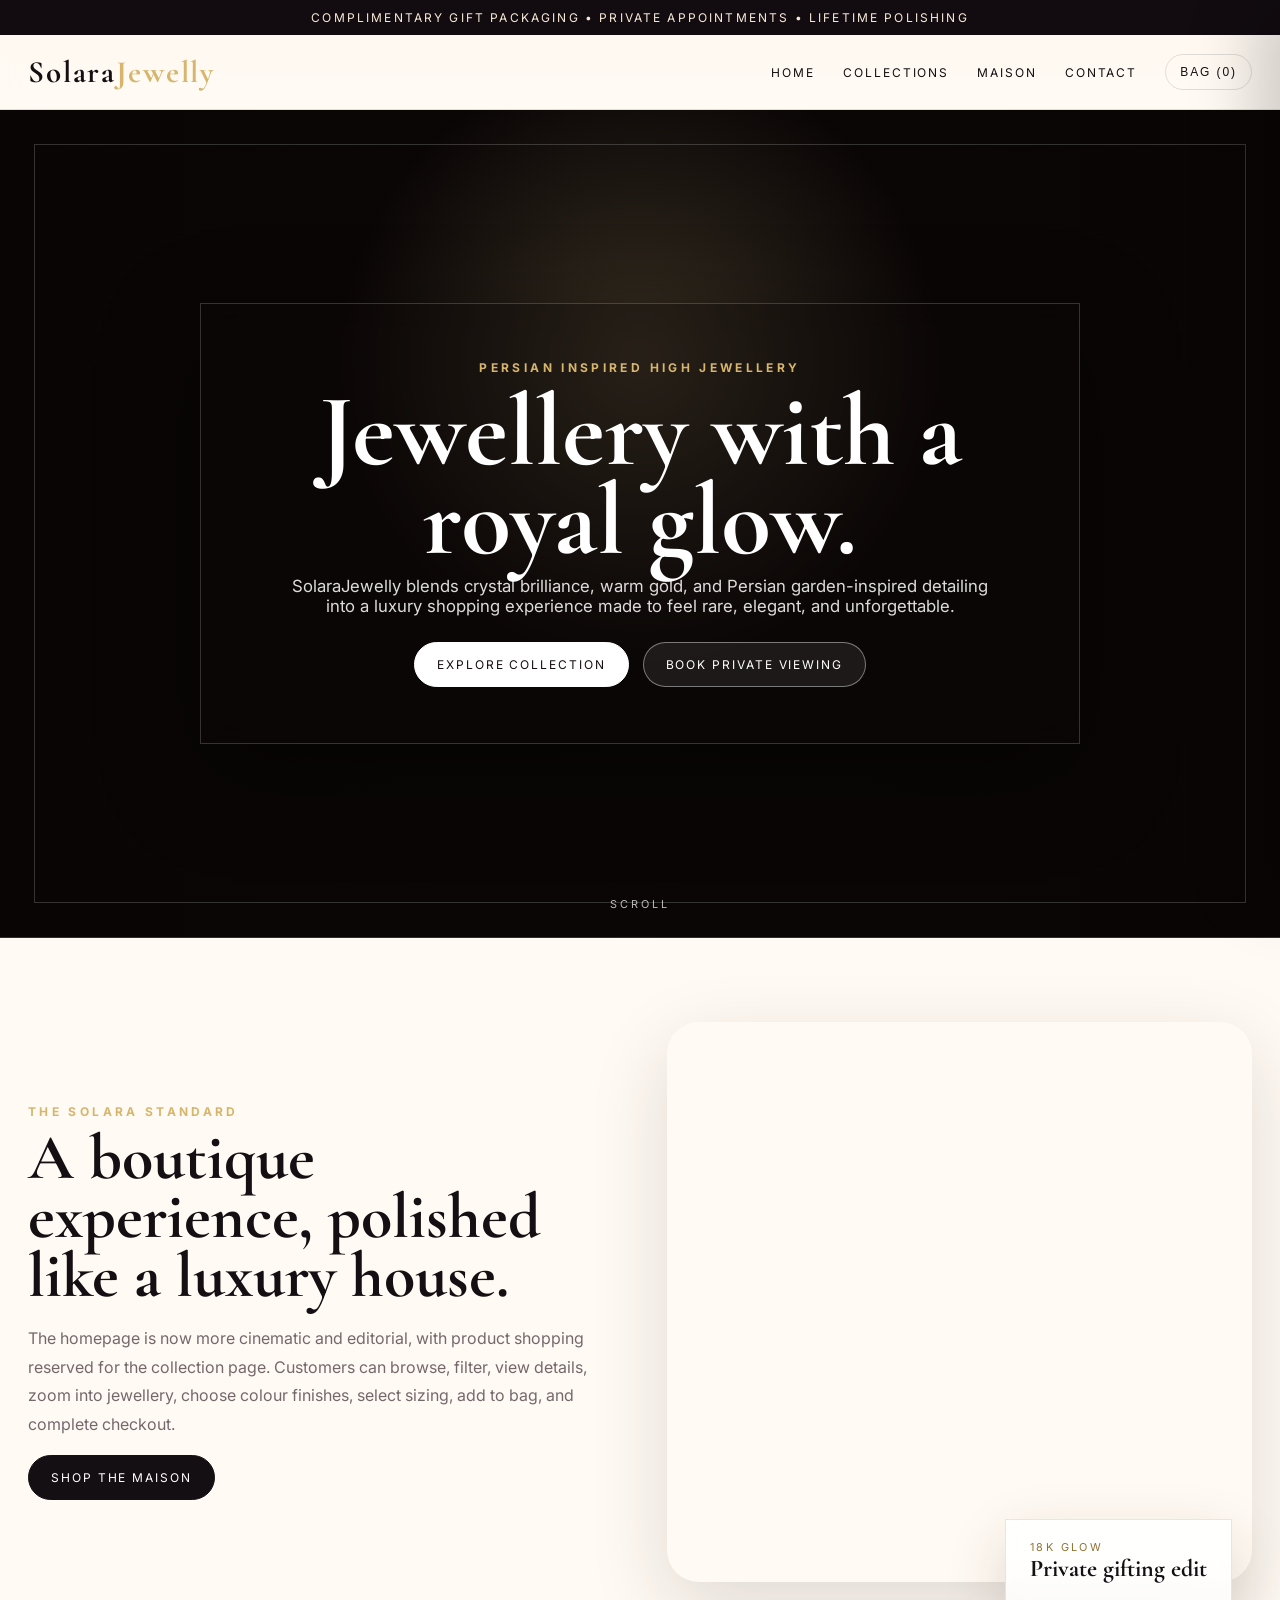
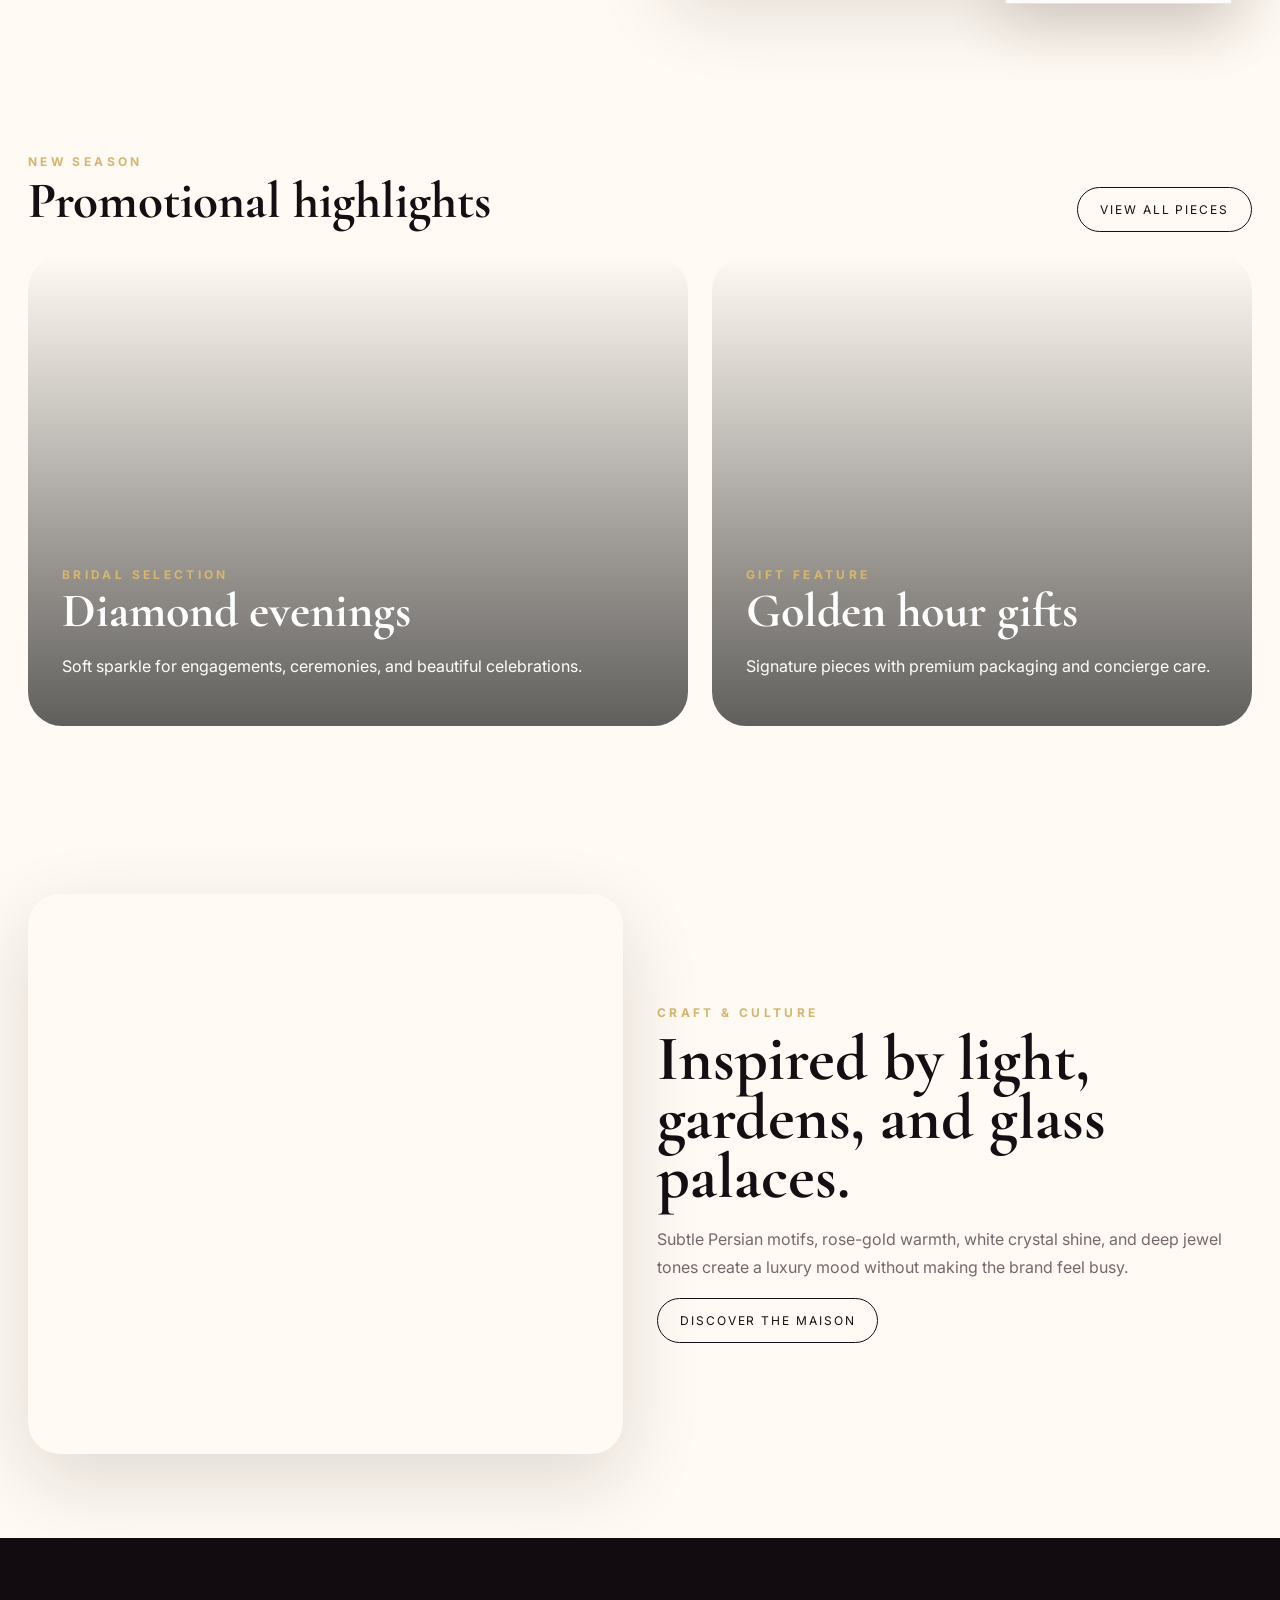
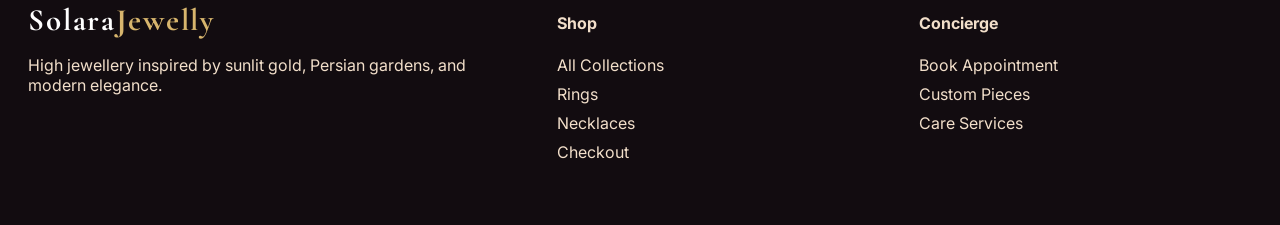
<file: index.html>
<!DOCTYPE html><html lang="en"><head><meta charset="UTF-8"><meta name="viewport" content="width=device-width, initial-scale=1.0"><title>SolaraJewelly | High Jewellery</title><link rel="preconnect" href="https://fonts.googleapis.com"><link rel="preconnect" href="https://fonts.gstatic.com" crossorigin><link href="https://fonts.googleapis.com/css2?family=Cormorant+Garamond:wght@500;600;700&family=Inter:wght@400;500;600;700;800&display=swap" rel="stylesheet"><link rel="stylesheet" href="style.css"></head><body><div class="diamond-rain"></div>
<div class="topbar">Complimentary gift packaging • Private appointments • Lifetime polishing</div>
<nav class="nav"><div class="nav-inner"><a class="brand" href="index.html">Solara<span>Jewelly</span></a><button class="mobile-toggle">☰</button><div class="links"><a href="index.html">Home</a><a href="collections.html">Collections</a><a href="about.html">Maison</a><a href="contact.html">Contact</a><button class="bag-btn">Bag (0)</button></div></div></nav>
<main><section class="video-hero"><video autoplay muted loop playsinline poster="https://images.unsplash.com/photo-1602751584552-8ba73aad10e1?auto=format&fit=crop&w=1600&q=90"><source src="https://videos.pexels.com/video-files/857195/857195-hd_1920_1080_25fps.mp4" type="video/mp4"></video><div class="hero-glass"><div class="eyebrow">Persian inspired high jewellery</div><h1>Jewellery with a royal glow.</h1><p>SolaraJewelly blends crystal brilliance, warm gold, and Persian garden-inspired detailing into a luxury shopping experience made to feel rare, elegant, and unforgettable.</p><div class="hero-actions"><a class="btn light" href="collections.html">Explore collection</a><a class="btn ghost-light" href="contact.html">Book private viewing</a></div></div><div class="scroll-cue">Scroll</div></section>
<section class="section editorial fade-up"><div class="copy"><div class="eyebrow">The Solara standard</div><h2>A boutique experience, polished like a luxury house.</h2><p>The homepage is now more cinematic and editorial, with product shopping reserved for the collection page. Customers can browse, filter, view details, zoom into jewellery, choose colour finishes, select sizing, add to bag, and complete checkout.</p><a class="btn" href="collections.html">Shop the maison</a></div><div class="stacked-luxe"><div class="image-card one"></div><div class="mini-card"><span>18K Glow</span><strong>Private gifting edit</strong></div></div></section>
<section class="section"><div class="luxury-strip fade-up"><div><span class="eyebrow">New season</span><h2>Promotional highlights</h2></div><a class="btn ghost" href="collections.html">View all pieces</a></div><div class="promo-grid"><article class="promo a fade-up"><div><div class="eyebrow">Bridal Selection</div><h3>Diamond evenings</h3><p>Soft sparkle for engagements, ceremonies, and beautiful celebrations.</p></div></article><article class="promo b fade-up"><div><div class="eyebrow">Gift Feature</div><h3>Golden hour gifts</h3><p>Signature pieces with premium packaging and concierge care.</p></div></article></div></section>
<section class="section split fade-up"><div class="image-card two"></div><div class="copy"><div class="eyebrow">Craft & culture</div><h2>Inspired by light, gardens, and glass palaces.</h2><p>Subtle Persian motifs, rose-gold warmth, white crystal shine, and deep jewel tones create a luxury mood without making the brand feel busy.</p><a class="btn ghost" href="about.html">Discover the maison</a></div></section></main><div id="drawer" class="drawer"><div class="shade"></div><aside class="cart"><div class="cart-head"><h2 class="serif">Your Bag</h2><button class="close">×</button></div><div class="cart-items"></div><div class="cart-total"><p class="lead">Estimated total</p><h2 id="cartTotal" class="serif">$0</h2><a class="btn" href="checkout.html">Checkout</a></div></aside></div><footer class="footer"><div class="footer-inner"><div><a class="brand" style="color:#fff" href="index.html">Solara<span>Jewelly</span></a><p>High jewellery inspired by sunlit gold, Persian gardens, and modern elegance.</p></div><div><h4>Shop</h4><a href="collections.html">All Collections</a><a href="collections.html">Rings</a><a href="collections.html">Necklaces</a><a href="checkout.html">Checkout</a></div><div><h4>Concierge</h4><a href="contact.html">Book Appointment</a><a href="contact.html">Custom Pieces</a><a href="contact.html">Care Services</a></div></div></footer><script src="script.js"></script></body></html>
</file>
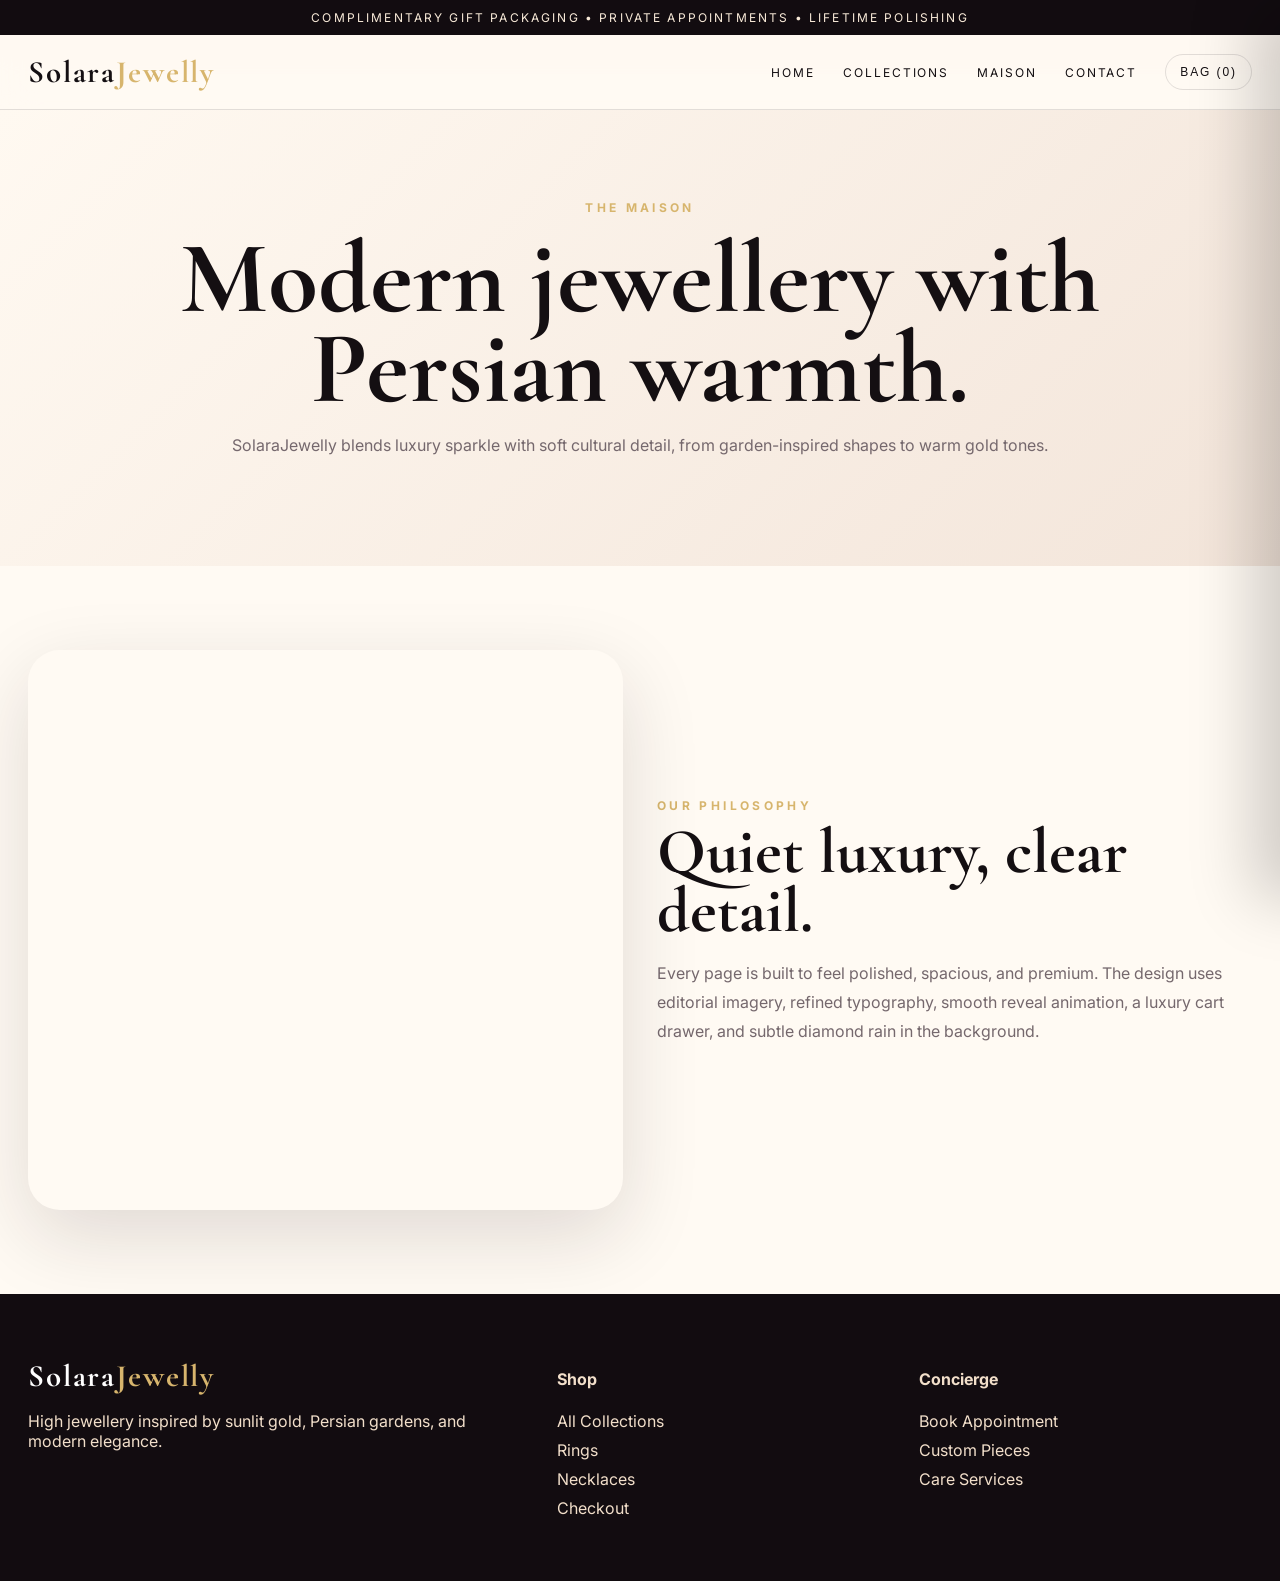
<file: about.html>
<!DOCTYPE html><html lang="en"><head><meta charset="UTF-8"><meta name="viewport" content="width=device-width, initial-scale=1.0"><title>Maison | SolaraJewelly</title><link rel="preconnect" href="https://fonts.googleapis.com"><link rel="preconnect" href="https://fonts.gstatic.com" crossorigin><link href="https://fonts.googleapis.com/css2?family=Cormorant+Garamond:wght@500;600;700&family=Inter:wght@400;500;700;800&display=swap" rel="stylesheet"><link rel="stylesheet" href="style.css"></head><body><div class="diamond-rain"></div>
<div class="topbar">Complimentary gift packaging • Private appointments • Lifetime polishing</div>
<nav class="nav"><div class="nav-inner"><a class="brand" href="index.html">Solara<span>Jewelly</span></a><button class="mobile-toggle">☰</button><div class="links"><a href="index.html">Home</a><a href="collections.html">Collections</a><a href="about.html">Maison</a><a href="contact.html">Contact</a><button class="bag-btn">Bag (0)</button></div></div></nav><main><section class="page-hero"><div class="eyebrow">The maison</div><h1>Modern jewellery with Persian warmth.</h1><p class="lead">SolaraJewelly blends luxury sparkle with soft cultural detail, from garden-inspired shapes to warm gold tones.</p></section><section class="section split fade-up"><div class="image-card three"></div><div class="copy"><div class="eyebrow">Our philosophy</div><h2>Quiet luxury, clear detail.</h2><p>Every page is built to feel polished, spacious, and premium. The design uses editorial imagery, refined typography, smooth reveal animation, a luxury cart drawer, and subtle diamond rain in the background.</p></div></section></main><div id="drawer" class="drawer"><div class="shade"></div><aside class="cart"><div class="cart-head"><h2 class="serif">Your Bag</h2><button class="close">×</button></div><div class="cart-items"></div><div class="cart-total"><p class="lead">Estimated total</p><h2 id="cartTotal" class="serif">$0</h2><a class="btn" href="checkout.html">Checkout</a></div></aside></div><footer class="footer"><div class="footer-inner"><div><a class="brand" style="color:#fff" href="index.html">Solara<span>Jewelly</span></a><p>High jewellery inspired by sunlit gold, Persian gardens, and modern elegance.</p></div><div><h4>Shop</h4><a href="collections.html">All Collections</a><a href="collections.html">Rings</a><a href="collections.html">Necklaces</a><a href="checkout.html">Checkout</a></div><div><h4>Concierge</h4><a href="contact.html">Book Appointment</a><a href="contact.html">Custom Pieces</a><a href="contact.html">Care Services</a></div></div></footer><script src="script.js"></script></body></html>
</file>
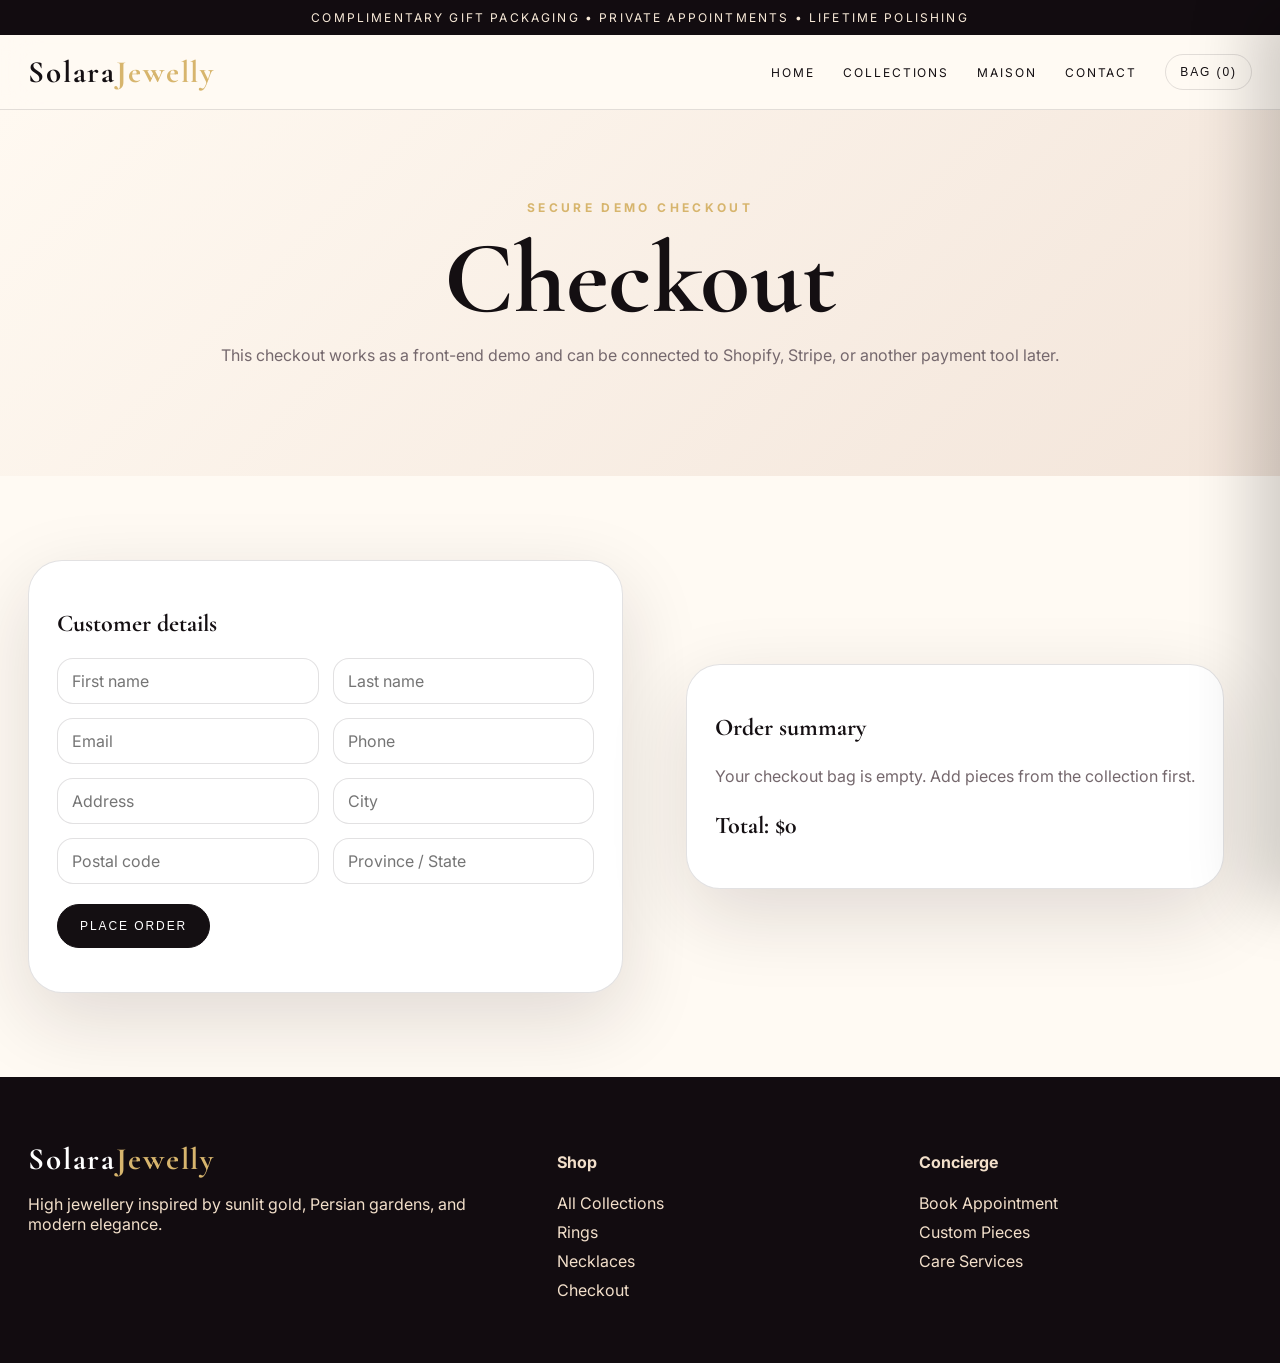
<file: checkout.html>
<!DOCTYPE html><html lang="en"><head><meta charset="UTF-8"><meta name="viewport" content="width=device-width, initial-scale=1.0"><title>Checkout | SolaraJewelly</title><link rel="preconnect" href="https://fonts.googleapis.com"><link rel="preconnect" href="https://fonts.gstatic.com" crossorigin><link href="https://fonts.googleapis.com/css2?family=Cormorant+Garamond:wght@500;600;700&family=Inter:wght@400;500;700;800&display=swap" rel="stylesheet"><link rel="stylesheet" href="style.css"></head><body><div class="diamond-rain"></div>
<div class="topbar">Complimentary gift packaging • Private appointments • Lifetime polishing</div>
<nav class="nav"><div class="nav-inner"><a class="brand" href="index.html">Solara<span>Jewelly</span></a><button class="mobile-toggle">☰</button><div class="links"><a href="index.html">Home</a><a href="collections.html">Collections</a><a href="about.html">Maison</a><a href="contact.html">Contact</a><button class="bag-btn">Bag (0)</button></div></div></nav><main><section class="page-hero"><div class="eyebrow">Secure demo checkout</div><h1>Checkout</h1><p class="lead">This checkout works as a front-end demo and can be connected to Shopify, Stripe, or another payment tool later.</p></section><section class="section split" style="align-items:start"><form id="checkoutForm" class="form"><h2 class="serif">Customer details</h2><div class="form-grid"><input required placeholder="First name"><input required placeholder="Last name"><input required type="email" placeholder="Email"><input required placeholder="Phone"><input required placeholder="Address"><input required placeholder="City"><input required placeholder="Postal code"><input placeholder="Province / State"></div><br><button class="btn">Place order</button><p id="success" class="lead"></p></form><aside class="form"><h2 class="serif">Order summary</h2><div id="orderSummary"></div><h2 class="serif">Total: <span id="checkoutTotal">bash</span></h2></aside></section></main><div id="drawer" class="drawer"><div class="shade"></div><aside class="cart"><div class="cart-head"><h2 class="serif">Your Bag</h2><button class="close">×</button></div><div class="cart-items"></div><div class="cart-total"><p class="lead">Estimated total</p><h2 id="cartTotal" class="serif">$0</h2><a class="btn" href="checkout.html">Checkout</a></div></aside></div><footer class="footer"><div class="footer-inner"><div><a class="brand" style="color:#fff" href="index.html">Solara<span>Jewelly</span></a><p>High jewellery inspired by sunlit gold, Persian gardens, and modern elegance.</p></div><div><h4>Shop</h4><a href="collections.html">All Collections</a><a href="collections.html">Rings</a><a href="collections.html">Necklaces</a><a href="checkout.html">Checkout</a></div><div><h4>Concierge</h4><a href="contact.html">Book Appointment</a><a href="contact.html">Custom Pieces</a><a href="contact.html">Care Services</a></div></div></footer><script src="script.js"></script></body></html>
</file>
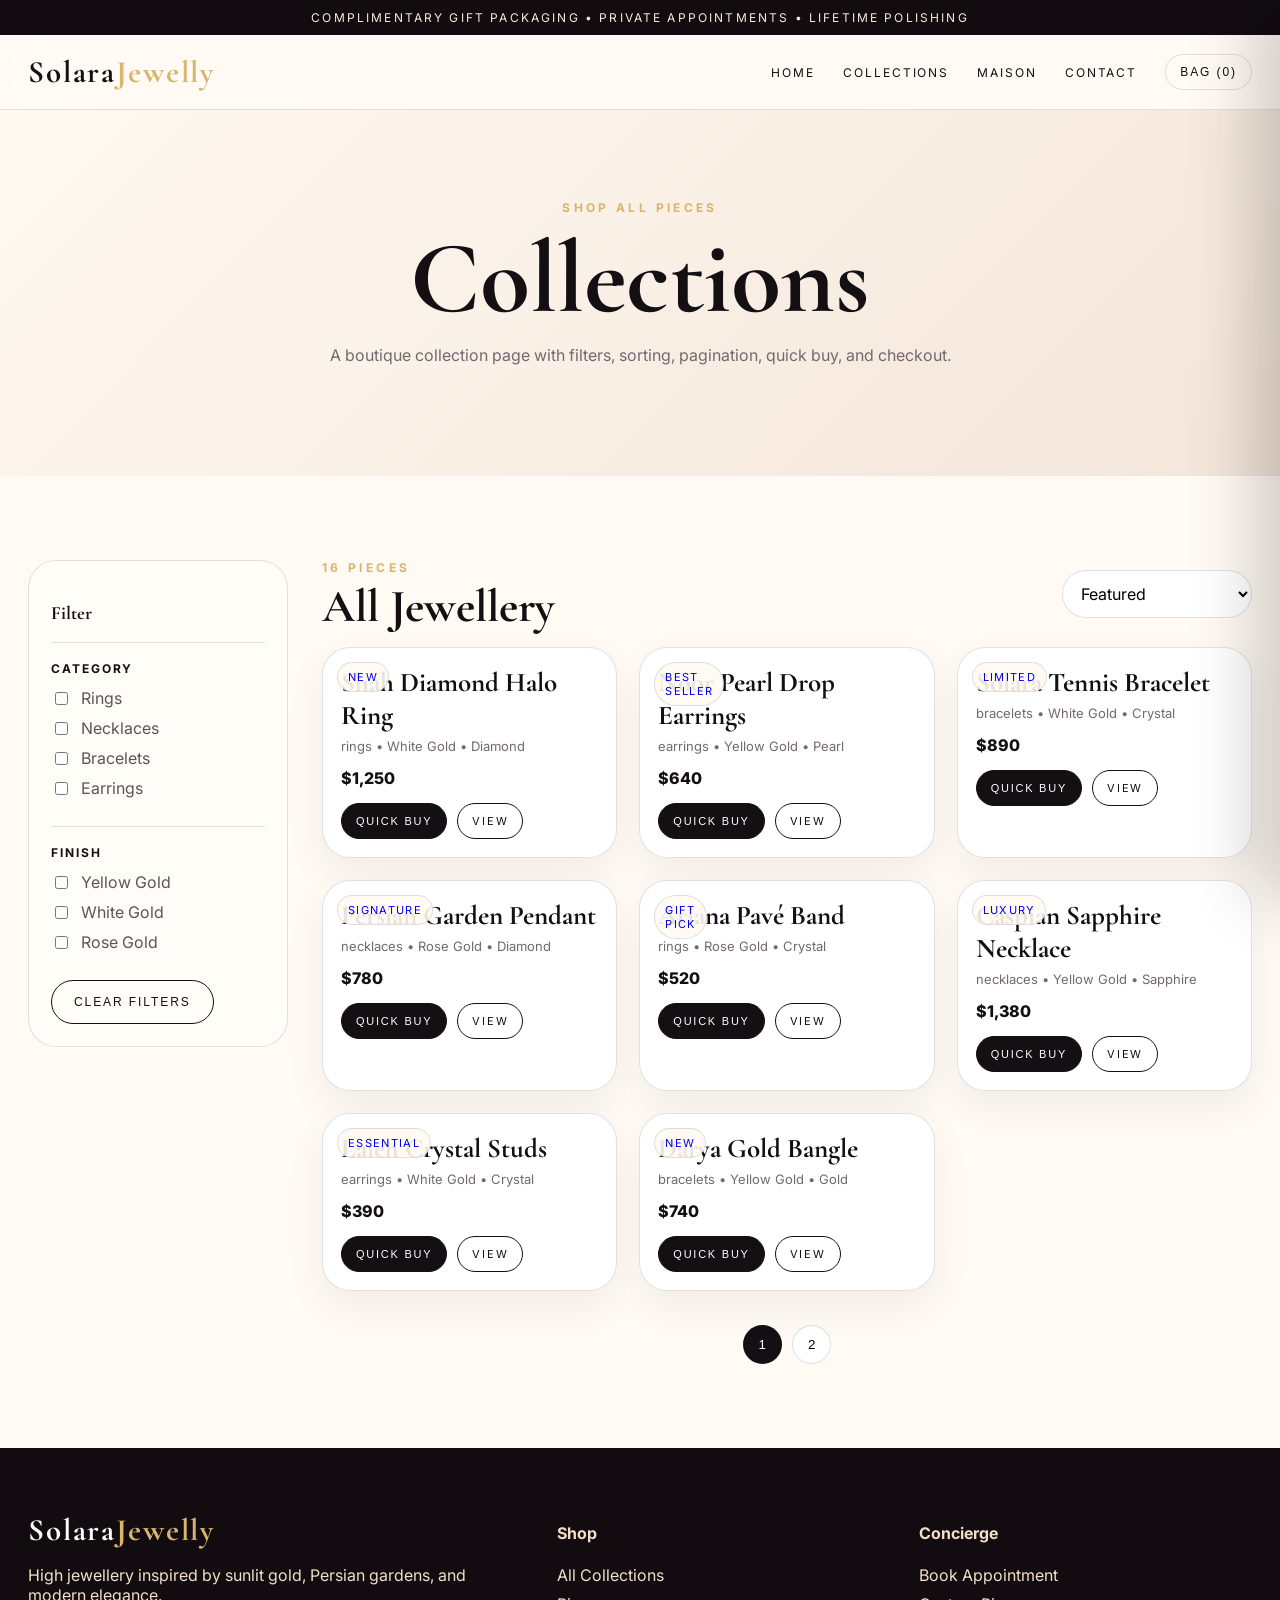
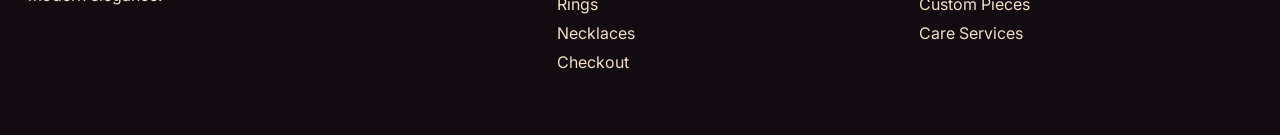
<file: collections.html>
<!DOCTYPE html><html lang="en"><head><meta charset="UTF-8"><meta name="viewport" content="width=device-width, initial-scale=1.0"><title>Collections | SolaraJewelly</title><link rel="preconnect" href="https://fonts.googleapis.com"><link rel="preconnect" href="https://fonts.gstatic.com" crossorigin><link href="https://fonts.googleapis.com/css2?family=Cormorant+Garamond:wght@500;600;700&family=Inter:wght@400;500;700;800&display=swap" rel="stylesheet"><link rel="stylesheet" href="style.css"></head><body><div class="diamond-rain"></div>
<div class="topbar">Complimentary gift packaging • Private appointments • Lifetime polishing</div>
<nav class="nav"><div class="nav-inner"><a class="brand" href="index.html">Solara<span>Jewelly</span></a><button class="mobile-toggle">☰</button><div class="links"><a href="index.html">Home</a><a href="collections.html">Collections</a><a href="about.html">Maison</a><a href="contact.html">Contact</a><button class="bag-btn">Bag (0)</button></div></div></nav>
<main><section class="page-hero"><div class="eyebrow">Shop all pieces</div><h1>Collections</h1><p class="lead">A boutique collection page with filters, sorting, pagination, quick buy, and checkout.</p></section><section class="section filters-wrap"><aside class="filters"><h3 class="serif">Filter</h3><div class="filter-group"><h4>Category</h4><label class="check"><input type="checkbox" name="cat" value="rings"> Rings</label><label class="check"><input type="checkbox" name="cat" value="necklaces"> Necklaces</label><label class="check"><input type="checkbox" name="cat" value="bracelets"> Bracelets</label><label class="check"><input type="checkbox" name="cat" value="earrings"> Earrings</label></div><div class="filter-group"><h4>Finish</h4><label class="check"><input type="checkbox" name="finish" value="Yellow Gold"> Yellow Gold</label><label class="check"><input type="checkbox" name="finish" value="White Gold"> White Gold</label><label class="check"><input type="checkbox" name="finish" value="Rose Gold"> Rose Gold</label></div><button class="btn ghost" id="clearFilters">Clear filters</button></aside><div><div class="shop-top"><div><div class="eyebrow" id="count">16 pieces</div><h2 class="section-title" style="font-size:46px;margin-bottom:0">All Jewellery</h2></div><select class="select" id="sort"><option value="featured">Featured</option><option value="low">Price, low to high</option><option value="high">Price, high to low</option><option value="az">Alphabetically, A-Z</option></select></div><div class="grid" id="productGrid"></div><div class="pagination" id="pagination"></div></div></section></main><div id="drawer" class="drawer"><div class="shade"></div><aside class="cart"><div class="cart-head"><h2 class="serif">Your Bag</h2><button class="close">×</button></div><div class="cart-items"></div><div class="cart-total"><p class="lead">Estimated total</p><h2 id="cartTotal" class="serif">$0</h2><a class="btn" href="checkout.html">Checkout</a></div></aside></div><footer class="footer"><div class="footer-inner"><div><a class="brand" style="color:#fff" href="index.html">Solara<span>Jewelly</span></a><p>High jewellery inspired by sunlit gold, Persian gardens, and modern elegance.</p></div><div><h4>Shop</h4><a href="collections.html">All Collections</a><a href="collections.html">Rings</a><a href="collections.html">Necklaces</a><a href="checkout.html">Checkout</a></div><div><h4>Concierge</h4><a href="contact.html">Book Appointment</a><a href="contact.html">Custom Pieces</a><a href="contact.html">Care Services</a></div></div></footer><script src="script.js"></script></body></html>
</file>
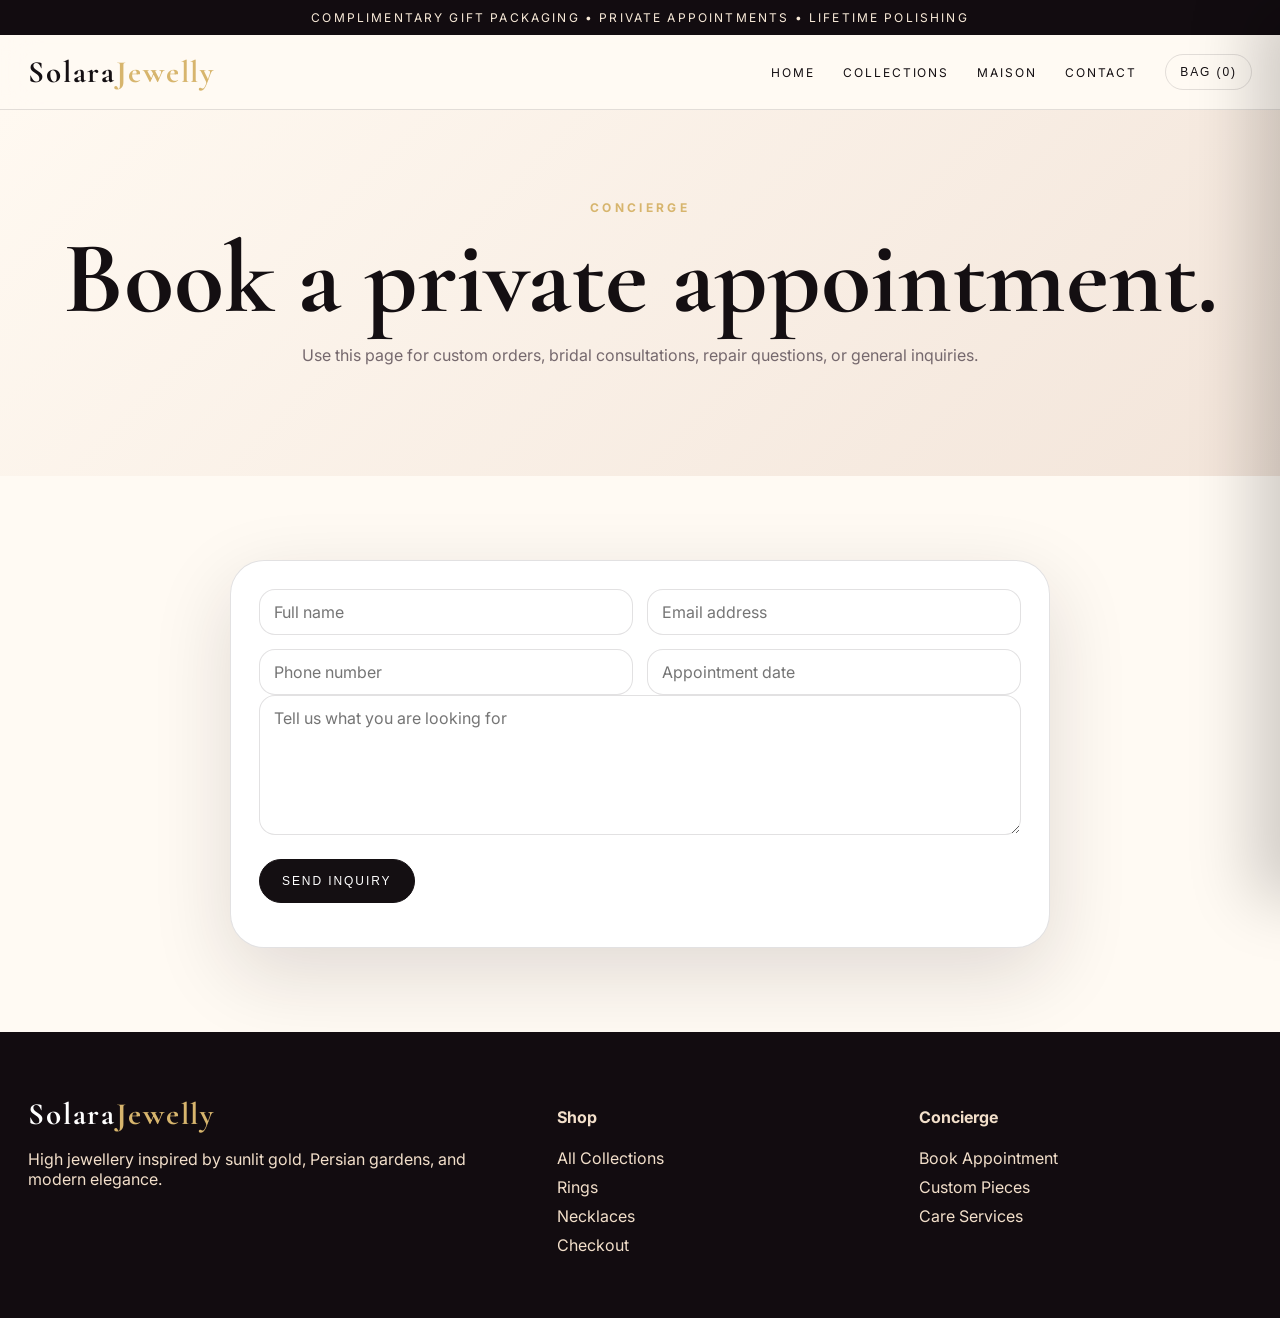
<file: contact.html>
<!DOCTYPE html><html lang="en"><head><meta charset="UTF-8"><meta name="viewport" content="width=device-width, initial-scale=1.0"><title>Contact | SolaraJewelly</title><link rel="preconnect" href="https://fonts.googleapis.com"><link rel="preconnect" href="https://fonts.gstatic.com" crossorigin><link href="https://fonts.googleapis.com/css2?family=Cormorant+Garamond:wght@500;600;700&family=Inter:wght@400;500;700;800&display=swap" rel="stylesheet"><link rel="stylesheet" href="style.css"></head><body><div class="diamond-rain"></div>
<div class="topbar">Complimentary gift packaging • Private appointments • Lifetime polishing</div>
<nav class="nav"><div class="nav-inner"><a class="brand" href="index.html">Solara<span>Jewelly</span></a><button class="mobile-toggle">☰</button><div class="links"><a href="index.html">Home</a><a href="collections.html">Collections</a><a href="about.html">Maison</a><a href="contact.html">Contact</a><button class="bag-btn">Bag (0)</button></div></div></nav><main><section class="page-hero"><div class="eyebrow">Concierge</div><h1>Book a private appointment.</h1><p class="lead">Use this page for custom orders, bridal consultations, repair questions, or general inquiries.</p></section><section class="section"><form class="form" onsubmit="event.preventDefault();document.getElementById('msg').textContent='Thank you. Your message has been prepared for the SolaraJewelly team.'"><div class="form-grid"><input required placeholder="Full name"><input required type="email" placeholder="Email address"><input placeholder="Phone number"><input placeholder="Appointment date"></div><textarea placeholder="Tell us what you are looking for"></textarea><br><br><button class="btn">Send inquiry</button><p id="msg" class="lead"></p></form></section></main><div id="drawer" class="drawer"><div class="shade"></div><aside class="cart"><div class="cart-head"><h2 class="serif">Your Bag</h2><button class="close">×</button></div><div class="cart-items"></div><div class="cart-total"><p class="lead">Estimated total</p><h2 id="cartTotal" class="serif">$0</h2><a class="btn" href="checkout.html">Checkout</a></div></aside></div><footer class="footer"><div class="footer-inner"><div><a class="brand" style="color:#fff" href="index.html">Solara<span>Jewelly</span></a><p>High jewellery inspired by sunlit gold, Persian gardens, and modern elegance.</p></div><div><h4>Shop</h4><a href="collections.html">All Collections</a><a href="collections.html">Rings</a><a href="collections.html">Necklaces</a><a href="checkout.html">Checkout</a></div><div><h4>Concierge</h4><a href="contact.html">Book Appointment</a><a href="contact.html">Custom Pieces</a><a href="contact.html">Care Services</a></div></div></footer><script src="script.js"></script></body></html>
</file>
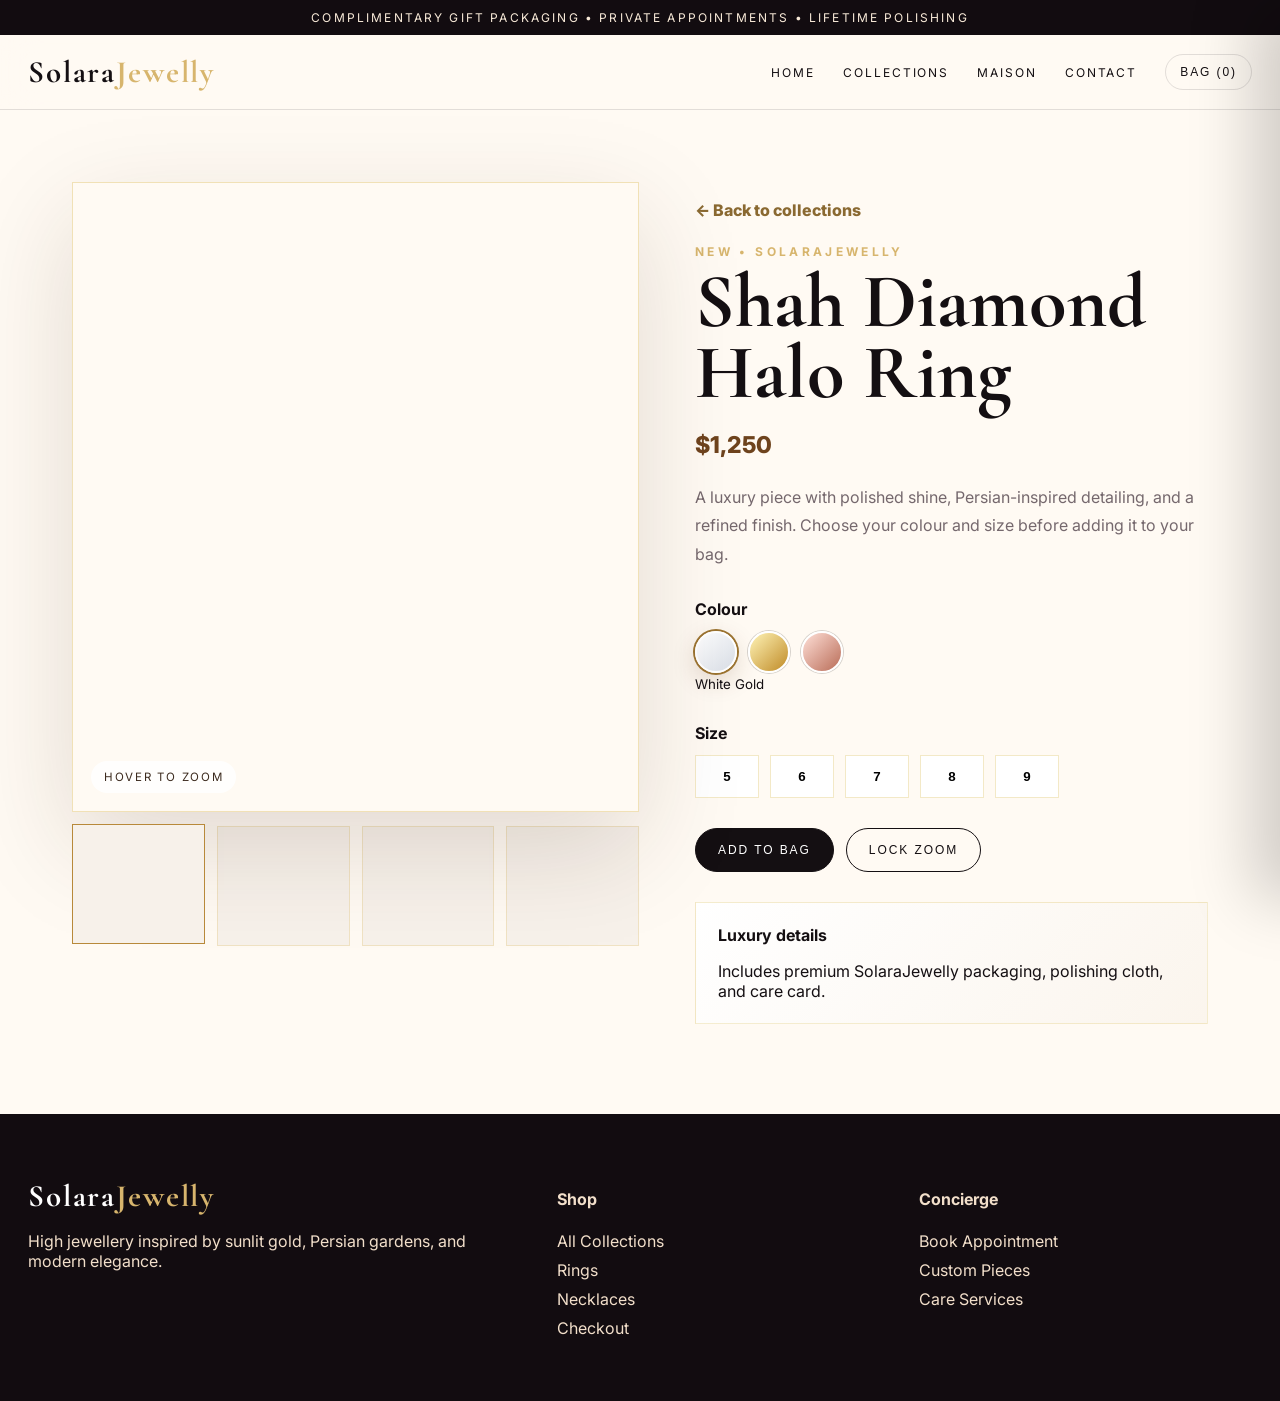
<file: product.html>
<!DOCTYPE html><html lang="en"><head><meta charset="UTF-8"><meta name="viewport" content="width=device-width, initial-scale=1.0"><title>Product | SolaraJewelly</title><link rel="preconnect" href="https://fonts.googleapis.com"><link rel="preconnect" href="https://fonts.gstatic.com" crossorigin><link href="https://fonts.googleapis.com/css2?family=Cormorant+Garamond:wght@500;600;700&family=Inter:wght@400;500;600;700;800&display=swap" rel="stylesheet"><link rel="stylesheet" href="style.css"></head><body><div class="diamond-rain"></div>
<div class="topbar">Complimentary gift packaging • Private appointments • Lifetime polishing</div><nav class="nav"><div class="nav-inner"><a class="brand" href="index.html">Solara<span>Jewelly</span></a><button class="mobile-toggle">☰</button><div class="links"><a href="index.html">Home</a><a href="collections.html">Collections</a><a href="about.html">Maison</a><a href="contact.html">Contact</a><button class="bag-btn">Bag (0)</button></div></div></nav>
<main><section id="productDetail" class="product-detail"></section></main><div id="drawer" class="drawer"><div class="shade"></div><aside class="cart"><div class="cart-head"><h2 class="serif">Your Bag</h2><button class="close">×</button></div><div class="cart-items"></div><div class="cart-total"><p class="lead">Estimated total</p><h2 id="cartTotal" class="serif">$0</h2><a class="btn" href="checkout.html">Checkout</a></div></aside></div><footer class="footer"><div class="footer-inner"><div><a class="brand" style="color:#fff" href="index.html">Solara<span>Jewelly</span></a><p>High jewellery inspired by sunlit gold, Persian gardens, and modern elegance.</p></div><div><h4>Shop</h4><a href="collections.html">All Collections</a><a href="collections.html">Rings</a><a href="collections.html">Necklaces</a><a href="checkout.html">Checkout</a></div><div><h4>Concierge</h4><a href="contact.html">Book Appointment</a><a href="contact.html">Custom Pieces</a><a href="contact.html">Care Services</a></div></div></footer><script src="script.js"></script></body></html>
</file>
<file: style.css>
:root{--ink:#140f12;--plum:#271720;--wine:#5b2435;--rose:#b98c78;--gold:#d7b56d;--sand:#f7f0e6;--ivory:#fffaf3;--muted:#75686d;--line:rgba(20,15,18,.12);--shadow:0 26px 80px rgba(38,24,28,.14)}
*{box-sizing:border-box}html{scroll-behavior:smooth}body{margin:0;font-family:Inter,system-ui,-apple-system,Segoe UI,sans-serif;background:var(--ivory);color:var(--ink);overflow-x:hidden}.serif{font-family:'Cormorant Garamond',Georgia,serif}.topbar{background:#120c10;color:#f8ead8;text-align:center;padding:10px 16px;font-size:12px;letter-spacing:.18em;text-transform:uppercase}.nav{position:sticky;top:0;z-index:50;background:rgba(255,250,243,.86);backdrop-filter:blur(18px);border-bottom:1px solid var(--line)}.nav-inner{max-width:1320px;margin:auto;display:flex;align-items:center;justify-content:space-between;padding:18px 28px}.brand{text-decoration:none;color:var(--ink);font-family:'Cormorant Garamond',serif;font-size:31px;letter-spacing:.06em;font-weight:700}.brand span{color:var(--gold)}.links{display:flex;gap:28px;align-items:center}.links a,.bag-btn{font-size:12px;text-transform:uppercase;letter-spacing:.16em;color:var(--ink);text-decoration:none;background:transparent;border:0;cursor:pointer}.bag-btn{border:1px solid var(--line);padding:10px 14px;border-radius:999px}.mobile-toggle{display:none;background:transparent;border:0;font-size:24px}.diamond-rain{position:fixed;inset:0;pointer-events:none;z-index:0;overflow:hidden}.diamond-rain i{position:absolute;top:-8vh;width:7px;height:7px;border:1px solid rgba(215,181,109,.25);transform:rotate(45deg);animation:fall linear infinite;opacity:.55}.diamond-rain i:nth-child(1){left:6%;animation-duration:13s;animation-delay:-3s}.diamond-rain i:nth-child(2){left:18%;animation-duration:18s;animation-delay:-11s}.diamond-rain i:nth-child(3){left:32%;animation-duration:14s;animation-delay:-6s}.diamond-rain i:nth-child(4){left:49%;animation-duration:20s;animation-delay:-9s}.diamond-rain i:nth-child(5){left:63%;animation-duration:15s;animation-delay:-1s}.diamond-rain i:nth-child(6){left:79%;animation-duration:19s;animation-delay:-13s}.diamond-rain i:nth-child(7){left:91%;animation-duration:16s;animation-delay:-5s}.diamond-rain i:nth-child(8){left:42%;animation-duration:22s;animation-delay:-16s}@keyframes fall{to{transform:translateY(116vh) rotate(405deg)}}main,footer,.nav,.topbar{position:relative;z-index:1}.hero{min-height:760px;display:grid;place-items:center;padding:70px 24px;background:radial-gradient(circle at 18% 12%,rgba(215,181,109,.2),transparent 32%),linear-gradient(135deg,rgba(20,15,18,.78),rgba(91,36,53,.45)),url('https://images.unsplash.com/photo-1601121141461-9d6647bca1ed?auto=format&fit=crop&w=2200&q=85') center/cover}.hero-panel{max-width:930px;text-align:center;color:#fff;padding:70px 56px;border:1px solid rgba(255,255,255,.28);background:rgba(20,15,18,.34);backdrop-filter:blur(12px);box-shadow:var(--shadow);animation:rise .9s ease both}.eyebrow{letter-spacing:.28em;text-transform:uppercase;font-size:12px;color:var(--gold);font-weight:700}.hero h1,.page-hero h1{font-family:'Cormorant Garamond',serif;font-size:clamp(54px,8vw,116px);line-height:.88;margin:18px 0}.hero p{font-size:18px;line-height:1.75;max-width:680px;margin:0 auto 34px;color:#f8eee2}.btn{display:inline-flex;align-items:center;gap:10px;text-decoration:none;border:1px solid var(--ink);background:var(--ink);color:white;padding:14px 22px;border-radius:999px;text-transform:uppercase;font-size:12px;letter-spacing:.16em;cursor:pointer;transition:.3s}.btn:hover{transform:translateY(-3px);box-shadow:0 18px 36px rgba(20,15,18,.16)}.btn.light{background:#fff;color:#160e12;border-color:#fff}.btn.ghost{background:transparent;color:var(--ink)}.btn.small{padding:10px 14px;font-size:11px}.section{max-width:1320px;margin:auto;padding:84px 28px}.split{display:grid;grid-template-columns:1fr 1fr;gap:34px;align-items:center}.copy h2,.section-title{font-family:'Cormorant Garamond',serif;font-size:clamp(42px,5vw,74px);line-height:.92;margin:10px 0 18px}.copy p,.lead{color:var(--muted);line-height:1.8;font-size:16px}.image-card{min-height:560px;border-radius:32px;overflow:hidden;box-shadow:var(--shadow);position:relative;background:center/cover}.image-card.one{background-image:url('https://images.unsplash.com/photo-1611652022419-a9419f74343d?auto=format&fit=crop&w=1400&q=85')}.image-card.two{background-image:url('https://images.unsplash.com/photo-1589674781759-c21c37956a44?auto=format&fit=crop&w=1400&q=85')}.image-card.three{background-image:url('https://images.unsplash.com/photo-1515562141207-7a88fb7ce338?auto=format&fit=crop&w=1400&q=85')}.promo-grid{display:grid;grid-template-columns:1.1fr .9fr;gap:24px}.promo{min-height:470px;border-radius:34px;padding:34px;display:flex;align-items:flex-end;color:#fff;background:center/cover;position:relative;overflow:hidden}.promo:before{content:"";position:absolute;inset:0;background:linear-gradient(180deg,transparent,rgba(0,0,0,.62))}.promo>*{position:relative}.promo h3{font-family:'Cormorant Garamond',serif;font-size:48px;margin:0 0 8px}.promo.a{background-image:url('https://images.unsplash.com/photo-1599643478518-a784e5dc4c8f?auto=format&fit=crop&w=1300&q=85')}.promo.b{background-image:url('https://images.unsplash.com/photo-1605100804763-247f67b3557e?auto=format&fit=crop&w=1300&q=85')}.page-hero{padding:90px 28px;text-align:center;background:linear-gradient(135deg,#fff9f1,#f3e5da)}.filters-wrap{display:grid;grid-template-columns:260px 1fr;gap:34px}.filters{border:1px solid var(--line);border-radius:28px;padding:22px;height:max-content;position:sticky;top:92px;background:#fffdf8}.filter-group{border-top:1px solid var(--line);padding:18px 0}.filter-group:first-child{border-top:0;padding-top:0}.filter-group h4{margin:0 0 12px;text-transform:uppercase;letter-spacing:.16em;font-size:12px}.check{display:flex;gap:10px;align-items:center;margin:10px 0;color:#5f5357}.shop-top{display:flex;justify-content:space-between;align-items:center;gap:20px;margin-bottom:20px}.select, input, textarea{border:1px solid var(--line);background:#fff;border-radius:999px;padding:12px 14px;font:inherit}.grid{display:grid;grid-template-columns:repeat(3,1fr);gap:22px}.product{background:#fff;border:1px solid var(--line);border-radius:28px;overflow:hidden;box-shadow:0 16px 40px rgba(20,15,18,.06);transition:.3s}.product:hover{transform:translateY(-5px);box-shadow:var(--shadow)}.product-img{height:340px;background:#f3ece4 center/cover;position:relative}.badge{position:absolute;top:14px;left:14px;background:rgba(255,250,243,.9);border:1px solid var(--line);border-radius:999px;padding:7px 10px;font-size:11px;text-transform:uppercase;letter-spacing:.12em}.product-body{padding:18px}.product h3{font-family:'Cormorant Garamond',serif;font-size:27px;margin:0}.meta{color:var(--muted);font-size:13px;margin:6px 0 14px}.price{font-weight:800}.product-actions{display:flex;gap:10px;margin-top:15px}.pagination{display:flex;justify-content:center;gap:10px;margin-top:34px}.page-btn{border:1px solid var(--line);background:#fff;border-radius:999px;padding:11px 15px;cursor:pointer}.page-btn.active{background:var(--ink);color:#fff}.drawer{position:fixed;inset:0;z-index:90;pointer-events:none}.drawer.open{pointer-events:auto}.shade{position:absolute;inset:0;background:rgba(0,0,0,.34);opacity:0;transition:.25s}.drawer.open .shade{opacity:1}.cart{position:absolute;right:0;top:0;height:100%;width:min(470px,94vw);background:#fffdf8;transform:translateX(100%);transition:.35s;box-shadow:-28px 0 60px rgba(0,0,0,.18);padding:24px;display:flex;flex-direction:column}.drawer.open .cart{transform:translateX(0)}.cart-head{display:flex;justify-content:space-between;align-items:center;border-bottom:1px solid var(--line);padding-bottom:14px}.close{background:transparent;border:0;font-size:30px;cursor:pointer}.cart-items{flex:1;overflow:auto;padding:12px 0}.cart-row{display:grid;grid-template-columns:70px 1fr auto;gap:12px;align-items:center;border-bottom:1px solid var(--line);padding:14px 0}.thumb{height:70px;border-radius:14px;background:center/cover}.qty{display:flex;align-items:center;gap:8px}.qty button{border:1px solid var(--line);background:white;border-radius:50%;width:26px;height:26px}.cart-total{border-top:1px solid var(--line);padding-top:16px}.form{max-width:820px;margin:auto;background:white;border:1px solid var(--line);border-radius:34px;padding:28px;box-shadow:var(--shadow)}.form-grid{display:grid;grid-template-columns:1fr 1fr;gap:14px}.form input,.form textarea{border-radius:16px;width:100%}.form textarea{min-height:140px}.footer{background:#120c10;color:#f2dfca;padding:54px 28px}.footer-inner{max-width:1320px;margin:auto;display:grid;grid-template-columns:1.5fr 1fr 1fr;gap:30px}.footer a{color:#f2dfca;text-decoration:none;display:block;margin:9px 0}.fade-up{opacity:0;transform:translateY(26px);transition:.8s}.fade-up.show{opacity:1;transform:translateY(0)}@keyframes rise{from{opacity:0;transform:translateY(28px)}to{opacity:1;transform:none}}
@media(max-width:900px){.mobile-toggle{display:block}.links{position:absolute;left:0;right:0;top:74px;background:#fffaf3;display:none;flex-direction:column;padding:22px;border-bottom:1px solid var(--line)}.links.open{display:flex}.split,.promo-grid,.filters-wrap,.footer-inner{grid-template-columns:1fr}.grid{grid-template-columns:1fr 1fr}.filters{position:static}.hero-panel{padding:46px 22px}.image-card{min-height:390px}}@media(max-width:620px){.grid,.form-grid{grid-template-columns:1fr}.shop-top{align-items:flex-start;flex-direction:column}.hero{min-height:660px}.nav-inner{padding:16px}.brand{font-size:25px}}
/* Premium V2 upgrades */
.video-hero{min-height:92vh;position:relative;display:grid;place-items:center;overflow:hidden;background:#090606;color:#fff;border-bottom:1px solid rgba(212,175,55,.25)}
.video-hero video{position:absolute;inset:0;width:100%;height:100%;object-fit:cover;filter:saturate(.9) contrast(1.08) brightness(.58);transform:scale(1.02)}
.video-hero:before{content:"";position:absolute;inset:0;background:radial-gradient(circle at 50% 30%,rgba(255,224,156,.18),transparent 35%),linear-gradient(90deg,rgba(9,5,4,.7),rgba(9,5,4,.18),rgba(9,5,4,.72));z-index:1}.video-hero:after{content:"";position:absolute;inset:34px;border:1px solid rgba(255,255,255,.18);z-index:1;pointer-events:none}.hero-glass{position:relative;z-index:2;width:min(880px,88%);text-align:center;padding:56px;border:1px solid rgba(255,255,255,.18);background:rgba(17,10,9,.34);backdrop-filter:blur(14px);box-shadow:0 30px 90px rgba(0,0,0,.35)}.hero-glass h1{font-family:'Cormorant Garamond',serif;font-size:clamp(3.4rem,8vw,7.8rem);line-height:.86;margin:12px 0}.hero-glass p{max-width:700px;margin:0 auto 26px;color:rgba(255,255,255,.86);font-size:1.05rem}.hero-actions{display:flex;gap:14px;justify-content:center;flex-wrap:wrap}.ghost-light{background:rgba(255,255,255,.08)!important;color:#fff!important;border-color:rgba(255,255,255,.42)!important}.scroll-cue{position:absolute;z-index:2;bottom:26px;letter-spacing:.28em;text-transform:uppercase;font-size:.68rem;color:rgba(255,255,255,.72)}
.editorial{display:grid;grid-template-columns:1fr 1fr;gap:54px;align-items:center}.stacked-luxe{position:relative}.mini-card{position:absolute;right:20px;bottom:-22px;background:rgba(255,255,255,.84);backdrop-filter:blur(12px);border:1px solid rgba(212,175,55,.3);padding:20px 24px;box-shadow:0 22px 60px rgba(54,30,16,.16)}.mini-card span{display:block;text-transform:uppercase;letter-spacing:.22em;font-size:.68rem;color:#927133}.mini-card strong{font-family:'Cormorant Garamond',serif;font-size:1.5rem}.luxury-strip{display:flex;align-items:end;justify-content:space-between;gap:24px;margin-bottom:24px}.luxury-strip h2{font-family:'Cormorant Garamond',serif;font-size:clamp(2rem,4vw,4rem);margin:0}.view-chip{position:absolute;right:15px;bottom:15px;background:rgba(255,255,255,.86);color:#140d0b;border:1px solid rgba(212,175,55,.35);padding:9px 14px;border-radius:99px;font-size:.76rem;font-weight:800;opacity:0;transform:translateY(8px);transition:.35s}.product-img:hover .view-chip{opacity:1;transform:translateY(0)}
.product-detail{max-width:1180px;margin:0 auto;padding:72px 22px 90px;display:grid;grid-template-columns:1.05fr .95fr;gap:56px}.pdp-gallery{position:sticky;top:105px;align-self:start}.zoom-box{height:min(70vh,650px);min-height:480px;background-size:cover;background-position:center;border:1px solid rgba(212,175,55,.32);box-shadow:0 35px 100px rgba(60,35,20,.15);position:relative;overflow:hidden;transition:background-size .25s ease}.zoom-box span{position:absolute;left:18px;bottom:18px;background:rgba(255,255,255,.82);padding:9px 13px;border-radius:999px;font-size:.72rem;text-transform:uppercase;letter-spacing:.15em;color:#3b291d}.thumb-row{display:grid;grid-template-columns:repeat(4,1fr);gap:12px;margin-top:14px}.thumb-btn{height:120px;background-size:cover;background-position:center;border:1px solid rgba(212,175,55,.22);cursor:pointer;transition:.25s;background-color:#f7f1ea}.thumb-btn.active,.thumb-btn:hover{border-color:#b8893a;transform:translateY(-2px)}.pdp-info{padding-top:18px}.back-link{display:inline-block;margin-bottom:24px;color:#8a6931;text-decoration:none;font-weight:800}.pdp-info h1{font-family:'Cormorant Garamond',serif;font-size:clamp(2.8rem,6vw,5.8rem);line-height:.92;margin:8px 0 12px}.pdp-price{font-size:1.45rem;font-weight:800;color:#6e431d}.option-block{margin:30px 0}.option-block strong{display:block;margin-bottom:12px}.swatches,.sizes{display:flex;gap:11px;flex-wrap:wrap}.swatch{width:42px;height:42px;border-radius:50%;border:2px solid #fff;box-shadow:0 0 0 1px rgba(0,0,0,.16);cursor:pointer}.swatch.active{box-shadow:0 0 0 2px #9b7330,0 8px 24px rgba(90,50,20,.18)}.swatch.white{background:linear-gradient(135deg,#fff,#d8dde5)}.swatch.yellow{background:linear-gradient(135deg,#fff4b7,#c08b27)}.swatch.rose{background:linear-gradient(135deg,#ffe0d8,#b96c57)}.size-btn{min-width:64px;padding:13px 16px;background:#fff;border:1px solid rgba(212,175,55,.28);cursor:pointer;font-weight:800}.size-btn.active,.size-btn:hover{background:#15100f;color:#fff;border-color:#15100f}.pdp-actions{display:flex;gap:12px;flex-wrap:wrap;margin:30px 0}.care-box{border:1px solid rgba(212,175,55,.23);background:linear-gradient(135deg,#fff,#fbf5ed);padding:22px;margin-top:24px}.care-box p{margin-bottom:0}.diamond-rain i:nth-child(9){left:12%;animation-delay:.9s}.diamond-rain i:nth-child(10){left:28%;animation-delay:2.7s}.diamond-rain i:nth-child(11){left:47%;animation-delay:1.8s}.diamond-rain i:nth-child(12){left:61%;animation-delay:3.6s}.diamond-rain i:nth-child(13){left:79%;animation-delay:1.2s}.diamond-rain i:nth-child(14){left:92%;animation-delay:4.1s}
@media(max-width:860px){.editorial,.product-detail{grid-template-columns:1fr}.hero-glass{padding:34px 22px}.video-hero:after{inset:16px}.pdp-gallery{position:relative;top:auto}.zoom-box{min-height:390px}.thumb-btn{height:88px}.luxury-strip{display:block}}
</file>
